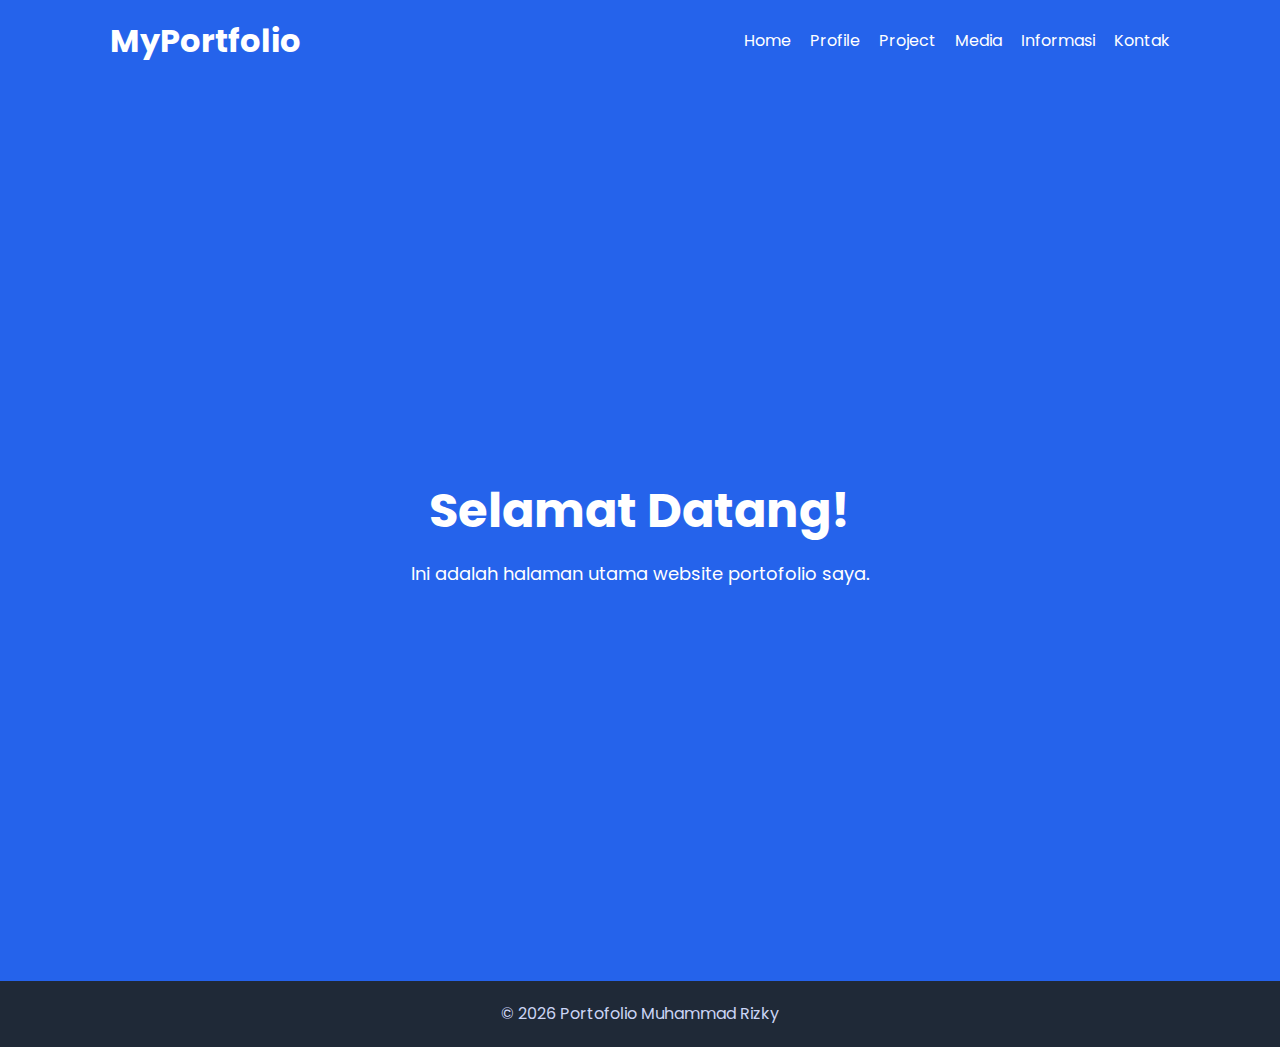
<file: index.html>
<!DOCTYPE html>
<html lang="id">

<head>
    <meta charset="UTF-8">
    <meta name="viewport" content="width=device-width, initial-scale=1.0">
    <title>Home | Portofolio Muhammad Rizky</title>

    <link href="https://fonts.googleapis.com/css2?family=Poppins:wght@300;400;500;600;700&display=swap"
        rel="stylesheet">
    <link rel="stylesheet" href="style.css">
</head>

<body>

    <nav class="navbar">
        <div class="container nav-flex">
            <h1 class="logo">MyPortfolio</h1>
            <div class="nav-links">
                <a href="index.html">Home</a>
                <a href="profile.html">Profile</a>
                <a href="project.html">Project</a>
                <a href="media.html">Media</a>
                <a href="informasi.html">Informasi</a>
                <a href="kontak.html">Kontak</a>
            </div>
        </div>
    </nav>


    <section id="home" class="hero-section">
        <div class="hero-content">
            <h2>Selamat Datang!</h2>
            <p>Ini adalah halaman utama website portofolio saya.</p>
        </div>
    </section>

    <footer class="footer">
        <p>© 2026 Portofolio Muhammad Rizky</p>
    </footer>

    <script src="script.js"></script>
</body>

</html>
</file>
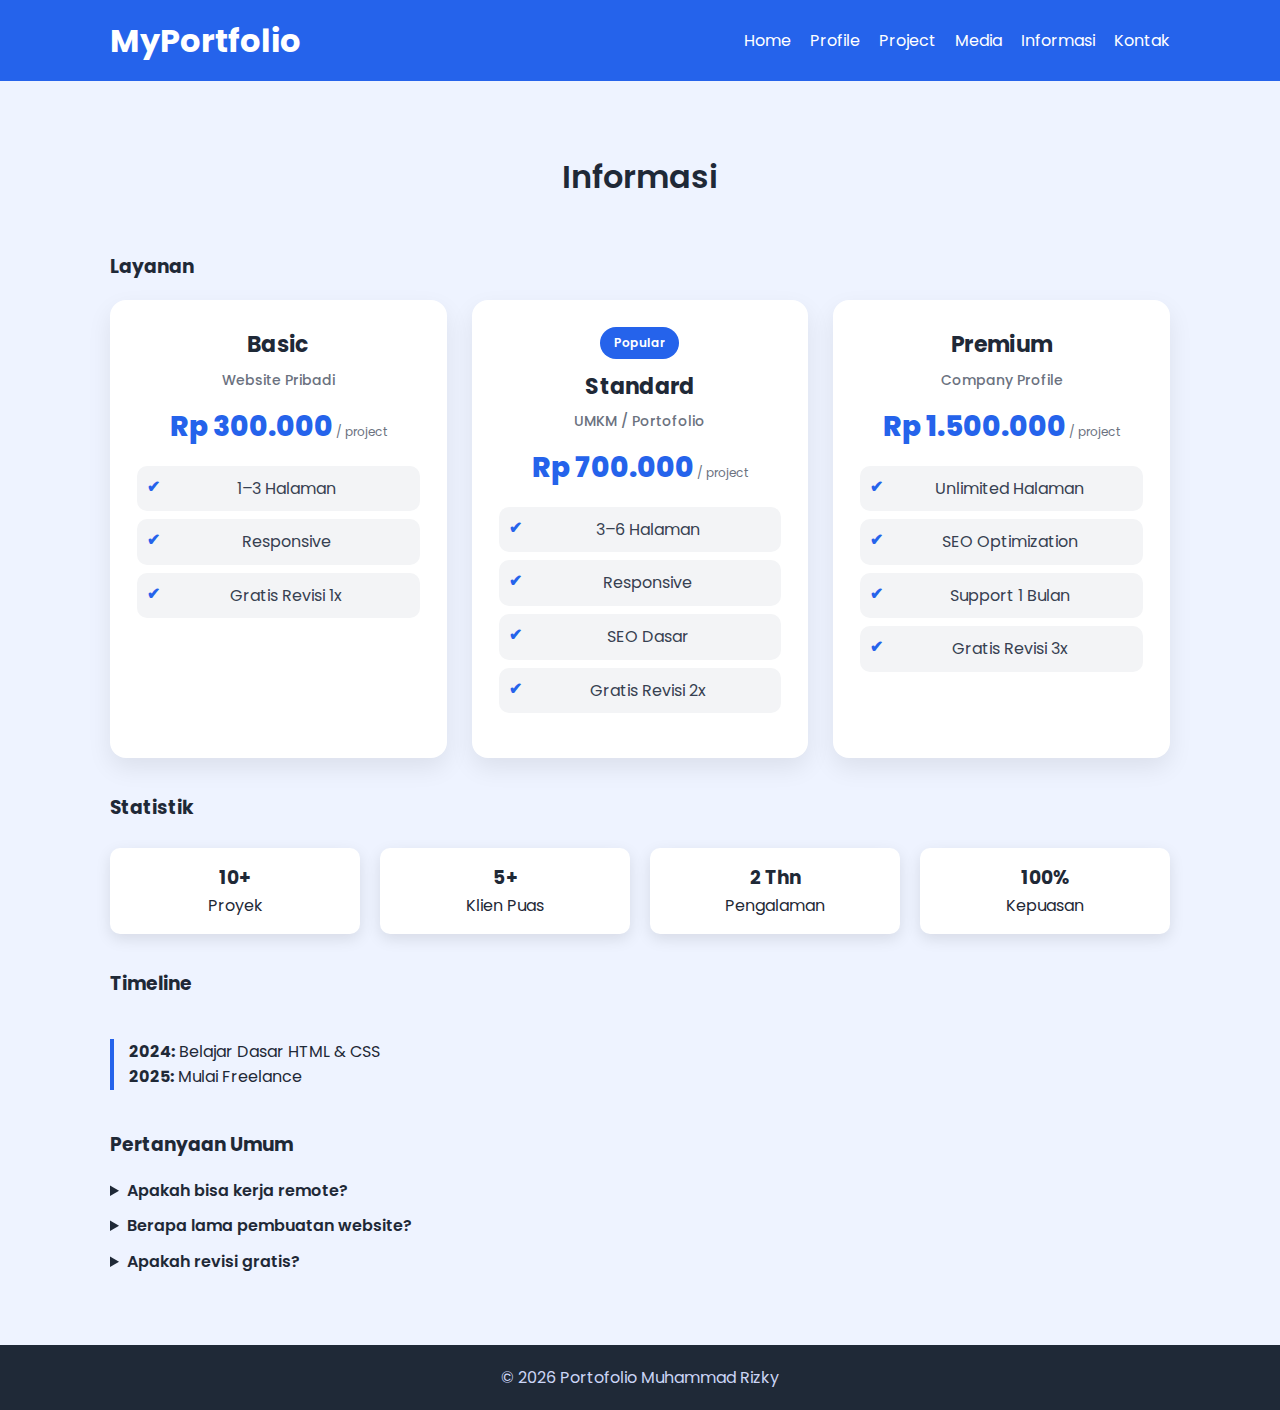
<file: informasi.html>
<!DOCTYPE html>
<html lang="id">

<head>
    <meta charset="UTF-8">
    <meta name="viewport" content="width=device-width, initial-scale=1.0">
    <title>Informasi | Portofolio Muhammad Rizky</title>

    <link href="https://fonts.googleapis.com/css2?family=Poppins:wght@300;400;500;600;700&display=swap"
        rel="stylesheet">

    <!-- FONT AWESOME WAJIB -->
    <link rel="stylesheet" href="https://cdnjs.cloudflare.com/ajax/libs/font-awesome/6.5.1/css/all.min.css">

    <link rel="stylesheet" href="style.css">
</head>

<body>

    <!-- NAVBAR -->
    <nav class="navbar">
        <div class="container nav-flex">
            <h1 class="logo">MyPortfolio</h1>

            <div class="nav-links">
                <a href="index.html">Home</a>
                <a href="profile.html">Profile</a>
                <a href="project.html">Project</a>
                <a href="media.html">Media</a>
                <a href="informasi.html">Informasi</a>
                <a href="kontak.html">Kontak</a>
            </div>
        </div>
    </nav>


    <!-- INFORMASI -->
    <section class="py-20 bg-soft">
        <div class="container">

            <h2 class="section-title">Informasi</h2>


            <!-- ================= LAYANAN ================= -->
            <h3 class="sub-title">Layanan</h3>

            <div class="pricing-grid">

                <div class="pricing-card">
                    <h4>Basic</h4>
                    <p class="desc">Website Pribadi</p>
                    <h2 class="price">Rp 300.000</h2>
                    <ul>
                        <li>1–3 Halaman</li>
                        <li>Responsive</li>
                        <li>Gratis Revisi 1x</li>
                    </ul>
                </div>

                <div class="pricing-card featured">
                    <div class="badge">Popular</div>
                    <h4>Standard</h4>
                    <p class="desc">UMKM / Portofolio</p>
                    <h2 class="price">Rp 700.000</h2>
                    <ul>
                        <li>3–6 Halaman</li>
                        <li>Responsive</li>
                        <li>SEO Dasar</li>
                        <li>Gratis Revisi 2x</li>
                    </ul>
                </div>

                <div class="pricing-card">
                    <h4>Premium</h4>
                    <p class="desc">Company Profile</p>
                    <h2 class="price">Rp 1.500.000</h2>
                    <ul>
                        <li>Unlimited Halaman</li>
                        <li>SEO Optimization</li>
                        <li>Support 1 Bulan</li>
                        <li>Gratis Revisi 3x</li>
                    </ul>
                </div>

            </div>



            <!-- ================= STATISTIK ================= -->
            <h3 class="sub-title">Statistik</h3>

            <div class="grid-4 mt">
                <div class="info-box">
                    <h3>10+</h3>
                    <p>Proyek</p>
                </div>
                <div class="info-box">
                    <h3>5+</h3>
                    <p>Klien Puas</p>
                </div>
                <div class="info-box">
                    <h3>2 Thn</h3>
                    <p>Pengalaman</p>
                </div>
                <div class="info-box">
                    <h3>100%</h3>
                    <p>Kepuasan</p>
                </div>
            </div>



            <!-- ================= TIMELINE ================= -->
            <h3 class="sub-title">Timeline</h3>

            <div class="timeline">
                <p><b>2024:</b> Belajar Dasar HTML & CSS</p>
                <p><b>2025:</b> Mulai Freelance</p>
            </div>



            <!-- ================= FAQ ================= -->
            <h3 class="sub-title faq-title">Pertanyaan Umum</h3>

            <details class="faq-item">
                <summary>Apakah bisa kerja remote?</summary>
                <p>Ya, saya menerima kerja sebagai freelance & remote.</p>
            </details>

            <details class="faq-item">
                <summary>Berapa lama pembuatan website?</summary>
                <p>Biasanya 3–7 hari tergantung tingkat kesulitan.</p>
            </details>

            <details class="faq-item">
                <summary>Apakah revisi gratis?</summary>
                <p>Ya, sesuai paket layanan.</p>
            </details>

        </div>
    </section>


    <!-- FOOTER -->
    <footer class="footer">
        <p>© 2026 Portofolio Muhammad Rizky</p>
    </footer>
    <script src="script.js"></script>
</body>

</html>
</file>
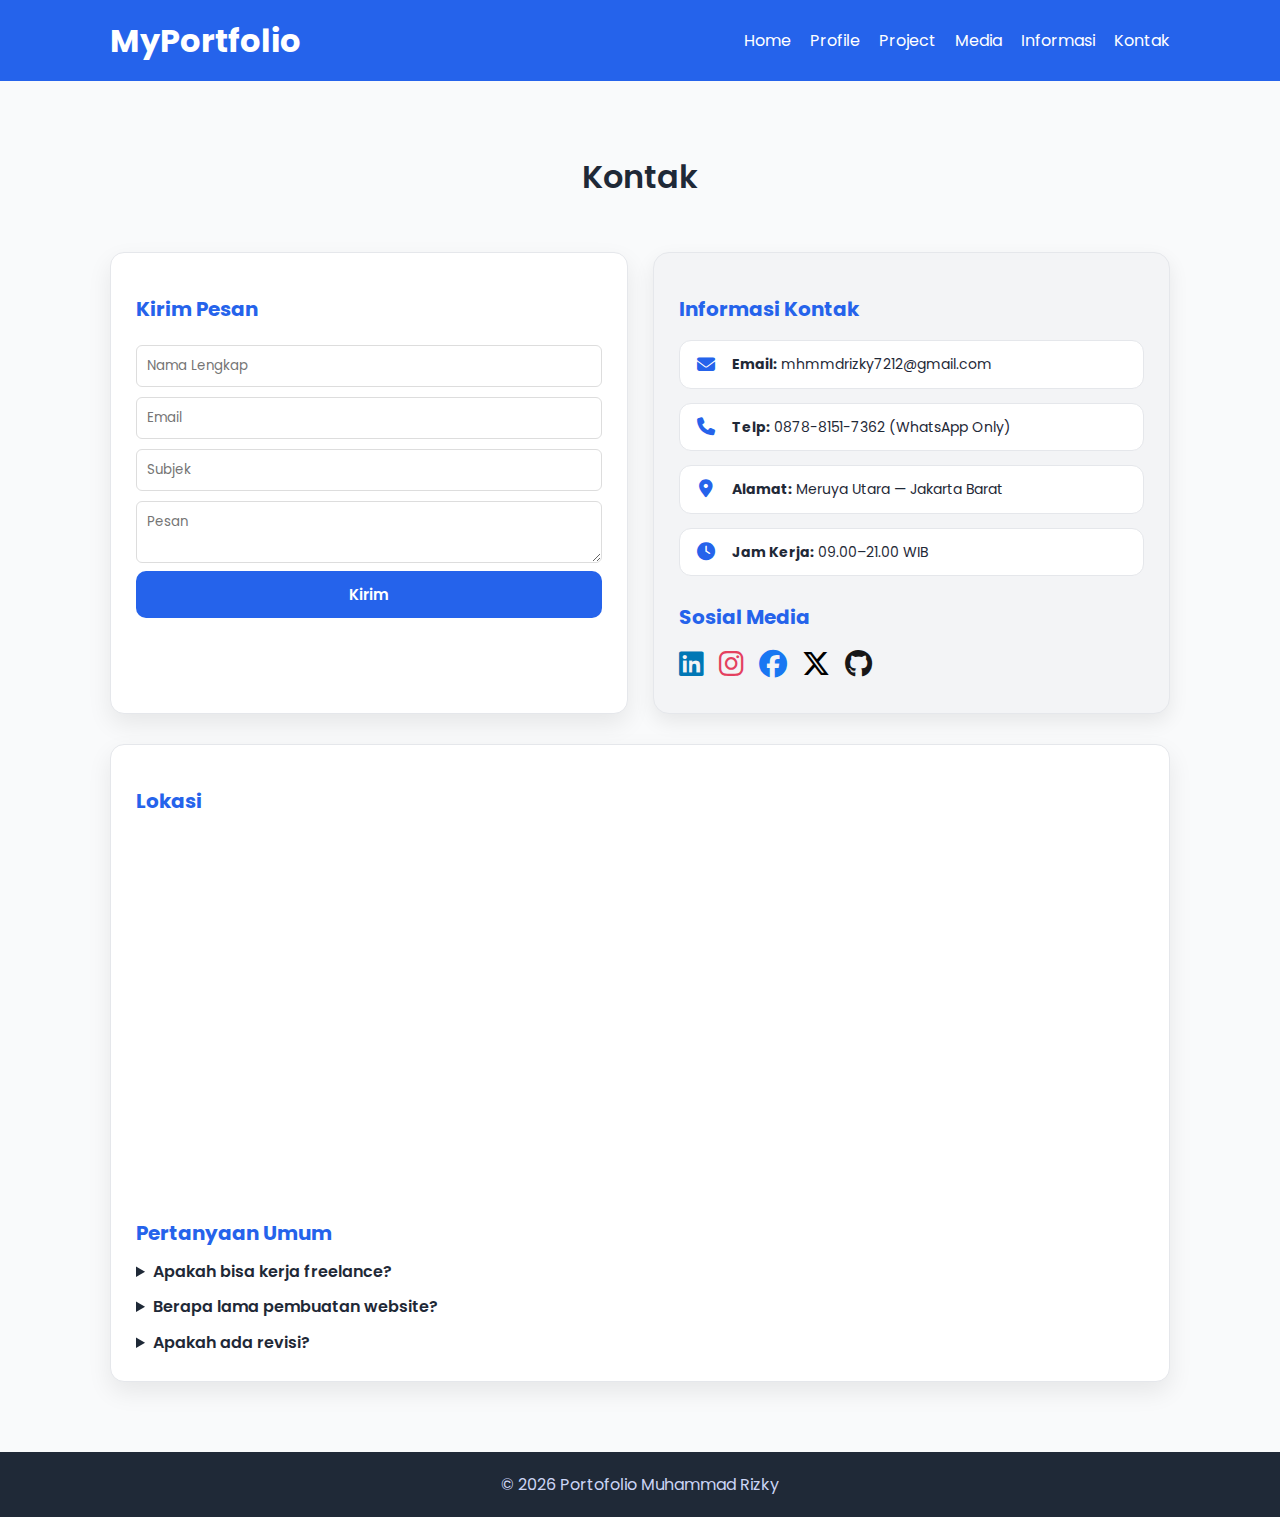
<file: kontak.html>
<!DOCTYPE html>
<html lang="id">

<head>
    <meta charset="UTF-8">
    <meta name="viewport" content="width=device-width, initial-scale=1.0">
    <title>Kontak | Portofolio Muhammad Rizky</title>

    <!-- FONT -->
    <link href="https://fonts.googleapis.com/css2?family=Poppins:wght@300;400;500;600;700&display=swap"
        rel="stylesheet">

    <!-- ICON -->
    <link rel="stylesheet" href="https://cdnjs.cloudflare.com/ajax/libs/font-awesome/6.5.1/css/all.min.css">

    <!-- CSS -->
    <link rel="stylesheet" href="style.css">
</head>

<body>

    <!-- NAVBAR -->
    <nav class="navbar">
        <div class="container nav-flex">
            <h1 class="logo">MyPortfolio</h1>
            <div class="nav-links">
                <a href="index.html">Home</a>
                <a href="profile.html">Profile</a>
                <a href="project.html">Project</a>
                <a href="media.html">Media</a>
                <a href="informasi.html">Informasi</a>
                <a href="kontak.html">Kontak</a>
            </div>
        </div>
    </nav>


    <!-- KONTEN -->
    <section class="py-20">
        <div class="container">

            <h2 class="section-title">Kontak</h2>

            <!-- FORM + INFORMASI -->
            <div class="grid-2" style="gap:25px;">

                <!-- FORM -->
                <form class="card">
                    <h3>Kirim Pesan</h3>
                    <input type="text" placeholder="Nama Lengkap">
                    <input type="email" placeholder="Email">
                    <input type="text" placeholder="Subjek">
                    <textarea placeholder="Pesan"></textarea>
                    <button type="button" class="btn-box">Kirim</button>
                </form>

                <!-- INFORMASI -->
                <div class="card contact-card">
                    <h3>Informasi Kontak</h3>

                    <div class="contact-list">

                        <div class="contact-item">
                            <i class="fas fa-envelope"></i>
                            <span><b>Email:</b> mhmmdrizky7212@gmail.com</span>
                        </div>

                        <div class="contact-item">
                            <i class="fas fa-phone"></i>
                            <span><b>Telp:</b> 0878-8151-7362 (WhatsApp Only)</span>
                        </div>

                        <div class="contact-item">
                            <i class="fas fa-location-dot"></i>
                            <span><b>Alamat:</b> Meruya Utara — Jakarta Barat</span>
                        </div>

                        <div class="contact-item">
                            <i class="fas fa-clock"></i>
                            <span><b>Jam Kerja:</b> 09.00–21.00 WIB</span>
                        </div>

                    </div>

                    <h3 style="margin-top:25px;">Sosial Media</h3>

                    <div class="social-links" style="margin-top:10px;">
                        <a href="#" class="icon-linkedin"><i class="fab fa-linkedin"></i></a>
                        <a href="https://www.instagram.com/mdriiizky_/" class="icon-instagram"><i class="fab fa-instagram"></i></a>
                        <a href="#" class="icon-facebook"><i class="fab fa-facebook"></i></a>
                        <a href="#" class="icon-x"><i class="fab fa-x-twitter"></i></a>
                        <a href="https://github.com/rzkyyriz" class="icon-github"><i class="fab fa-github"></i></a>
                    </div>

                </div>

            </div>


            <!-- MAP + FAQ -->
            <div class="card" style="margin-top:30px; padding:25px;">

                <h3>Lokasi</h3>

                <div class="map-box">
                    <iframe
                        src="https://www.google.com/maps/embed?pb=!1m18!1m12!1m3!1d9913.037598885701!2d106.7270282!3d-6.1987234!2m3!1f0!2f0!3f0!3m2!1i1024!2i768!4f13.1!3m3!1m2!1s0x2e69f76a71c4a155%3A0x5b8d7280644a6940!2sMeruya%20Utara%2C%20Kec.%20Kembangan%2C%20Kota%20Jakarta%20Barat%2C%20DKI%20Jakarta!5e0!3m2!1sid!2sid!4v1704000000000!5m2!1sid!2sid"
                        width="100%" height="350" style="border:0;" allowfullscreen loading="lazy">
                    </iframe>
                </div>

                <h3 style="margin-top:20px;">Pertanyaan Umum</h3>

                <details class="faq-item">
                    <summary>Apakah bisa kerja freelance?</summary>
                    <p>Ya, saya menerima freelance & remote work.</p>
                </details>

                <details class="faq-item">
                    <summary>Berapa lama pembuatan website?</summary>
                    <p>3–7 hari tergantung tingkat kesulitan.</p>
                </details>

                <details class="faq-item">
                    <summary>Apakah ada revisi?</summary>
                    <p>Ya, revisi ringan tetap gratis.</p>
                </details>

            </div>

        </div>
    </section>


    <!-- FOOTER -->
    <footer class="footer">
        <p>© 2026 Portofolio Muhammad Rizky</p>
    </footer>

    <script src="script.js"></script>

</body>

</html>
</file>
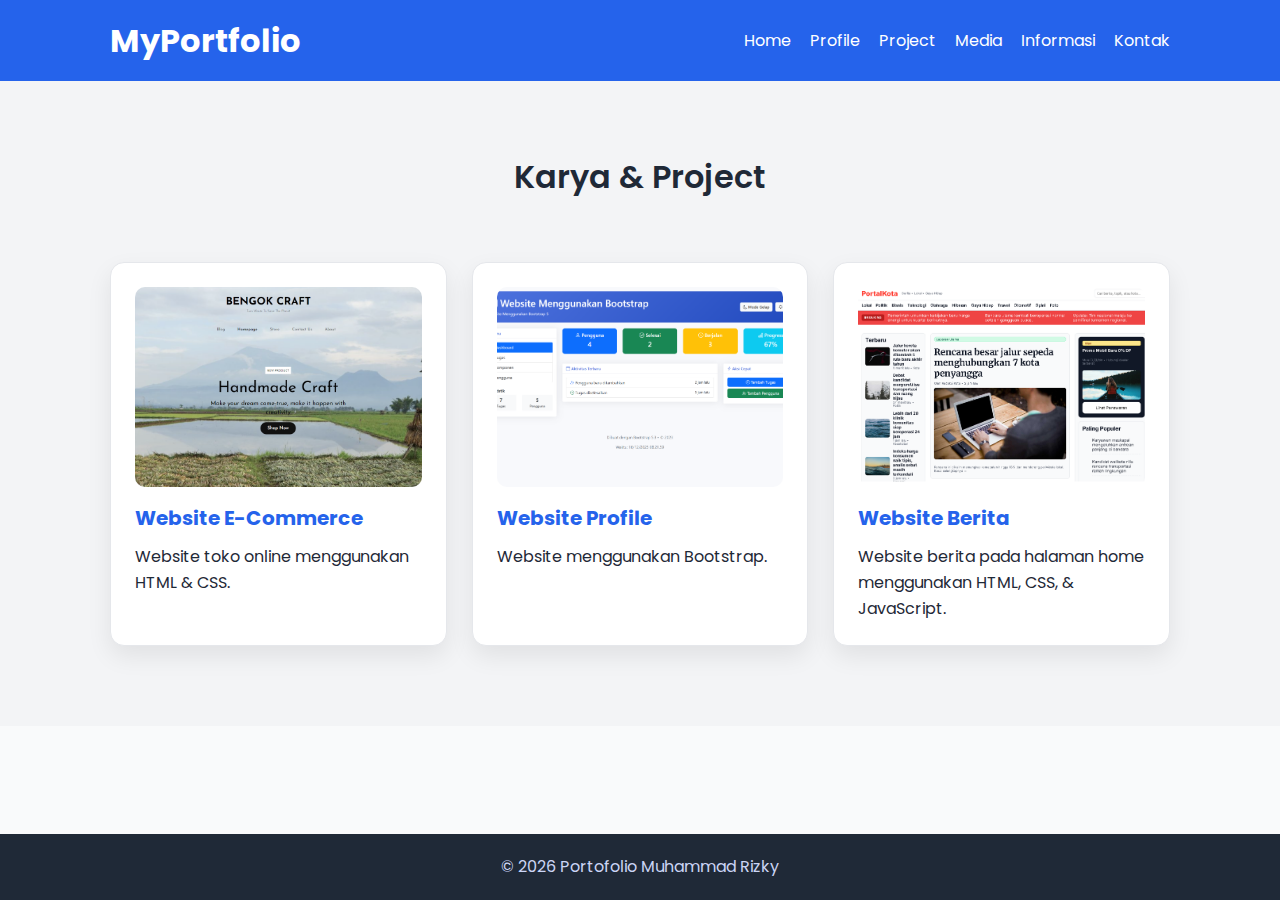
<file: project.html>
<!DOCTYPE html>
<html lang="id">

<head>
    <meta charset="UTF-8">
    <meta name="viewport" content="width=device-width, initial-scale=1.0">
    <title>Project</title>

    <link href="https://fonts.googleapis.com/css2?family=Poppins:wght@300;400;500;600;700&display=swap"
        rel="stylesheet">
    <link rel="stylesheet" href="style.css">
</head>

<body>

    <nav class="navbar">
        <div class="container nav-flex">
            <h1 class="logo">MyPortfolio</h1>
            <div class="nav-links">
                <a href="index.html">Home</a>
                <a href="profile.html">Profile</a>
                <a href="project.html">Project</a>
                <a href="media.html">Media</a>
                <a href="informasi.html">Informasi</a>
                <a href="kontak.html">Kontak</a>
            </div>
        </div>
    </nav>


    <section id="project" class="py-20 bg-light">
        <div class="container">
            <h2 class="section-title">Karya & Project</h2>

            <div class="grid-3">

                <div class="card">
                    <img src="landing-page-bengok-craft-sebagai-salah-satu-contoh-website-umkm.png">
                    <h3>Website E-Commerce</h3>
                    <p>Website toko online menggunakan HTML & CSS.</p>
                </div>

                <div class="card">
                    <img src="Screenshot 2025-12-16 082207.png">
                    <h3>Website Profile</h3>
                    <p>Website menggunakan Bootstrap.</p>
                </div>

                <div class="card">
                    <img src="Screenshot 2025-11-13 185801.png">
                    <h3>Website Berita</h3>
                    <p>Website berita pada halaman home menggunakan HTML, CSS, & JavaScript.</p>
                </div>

            </div>
        </div>
    </section>

    <footer class="footer">
        <p>© 2026 Portofolio Muhammad Rizky</p>
    </footer>
    <script src="script.js"></script>
</body>

</html>
</file>
<file: style.css>
* {
    margin: 0;
    padding: 0;
    box-sizing: border-box;
    font-family: 'Poppins', sans-serif;
}

body {
    background: #f9fafb;
    color: #1f2937;
    line-height: 1.6;
}

.container {
    width: 100%;
    max-width: 1100px;
    margin-right: auto;
    margin-left: auto;
    padding-left: 20px;
    padding-right: 20px;
}

.py-20 {
    padding: 70px 0;
}

.mt {
    margin-top: 25px;
}

.bg-light {
    background: #f3f4f6;
}

.bg-soft {
    background: #eef3ff;
}

.section-title {
    text-align: center;
    font-size: 28px;
    font-weight: 700;
    margin-bottom: 40px;
}

/* NAVBAR */
.navbar {
    background: #2563eb;
    color: #fff;
    padding: 15px 0;
    position: sticky;
    top: 0;
    z-index: 9999;
}

.nav-flex {
    display: flex;
    justify-content: space-between;
    align-items: center;
}

.nav-links a {
    color: white;
    margin-left: 15px;
    text-decoration: none;
}

.nav-links a:hover {
    text-decoration: underline;
}

/* HOME FULL SCREEN */
.hero-section {
    min-height: 100vh;
    background: #2563eb;
    display: flex;
    justify-content: center;
    align-items: center;
    text-align: center;
    color: white;
}

.hero-content h2 {
    font-size: 48px;
    margin-bottom: 10px;
}

.hero-content p {
    font-size: 18px;
}

@media(max-width:768px) {
    .hero-content h2 {
        font-size: 32px;
    }

    .hero-content p {
        font-size: 16px;
    }
}

/* GRID */
.grid-2 {
    display: grid;
    grid-template-columns: repeat(auto-fit, minmax(300px, 1fr));
    gap: 25px;
}

.grid-3 {
    display: grid;
    grid-template-columns: repeat(auto-fit, minmax(280px, 1fr));
    gap: 25px;
    padding: 10px 0;
    align-items: stretch;
}

.grid-4 {
    display: grid;
    grid-template-columns: repeat(auto-fit, minmax(150px, 1fr));
    gap: 20px;
}

/* CARD */
.card {
    background: white;
    padding: 25px;
    border-radius: 14px;
    box-shadow: 0 10px 25px rgba(0, 0, 0, .08);
    border: 1px solid #e5e7eb;
}

.card h3 {
    color: #2563eb;
    margin-top: 15px;   /* jarak dari gambar */
    margin-bottom: 10px; /* jarak ke teks di bawahnya */
    font-size: 1.25rem;
}

/* CARD PROJECT — DIPERKECIL */
#project .card {
    display: flex;
    flex-direction: column;
    height: 100%;
    max-width: 360px;
    padding: 24px;
}

#project .card img {
    width: 100%;
    height: 200px;
    object-fit: cover;
    border-radius: 10px;
}

#project .grid-3 {
    justify-items: center;
}

.gallery {
    display: grid;
    grid-template-columns: 1fr 1fr;
    gap: 10px;
}

.gallery img{
    width: 100%;
    height: auto;
    max-height: 220px;   /* boleh diubah */
    object-fit: contain; /* supaya tidak terpotong */
    background: #f3f4f6; /* biar ada background abu2 rapi */
    border-radius: 10px;
    padding: 6px;        /* kasih sedikit ruang */
}

video.media-box{
    height:auto;
    object-fit:contain;
}

audio.media-box{
    height:45px;
}

.profile-grid {
    display: grid;
    grid-template-columns: 1fr 1fr; /* paksa 2 kolom */
    gap: 25px;
}

/* TIMELINE PENDIDIKAN */
.edu-timeline {
    position: relative;
    padding-left: 38px;
    margin-top: 8px;
}

/* GARIS */
.edu-timeline::before {
    content: "";
    position: absolute;
    left: 16px;
    top: 0;
    bottom: 0;
    width: 3px;
    background: #2563eb;
}

/* ITEM */
.edu-item {
    position: relative;
    margin-bottom: 22px;
}

/* TITIK */
.edu-item::before {
    content: "";
    left: 12px;
    top: 6px;
    width: 10px;
    height: 10px;
    background: #2563eb;
    border-radius: 50%;
}

/* TAHUN */
.year {
    font-weight: 700;
    color: #2563eb;
    display: block;
}


.media-box {
    width:100%;
    max-width:600px;
    margin:auto;
    display:block;
}

.gallery {
    display: grid;
    grid-template-columns: 1fr 1fr;
    gap: 10px;
}

.btn-red {
    display: inline-block;
    background: #dc2626;
    color: white;
    padding: 8px 12px;
    border-radius: 6px;
    text-decoration: none;
}

/* INFO */
.info-box {
    background: white;
    padding: 15px;
    border-radius: 10px;
    text-align: center;
    box-shadow: 0 5px 15px rgba(0, 0, 0, .1);
}


.sub-title{
    margin-top: 35px;
    margin-bottom: 18px;
}

.timeline{
    margin-top: 15px;   /* jarak dari tulisan "Timeline" ke isinya */
}


/* TIMELINE INFORMASI */
.timeline {
    border-left: 4px solid #2563eb;
    padding-left: 15px;
    margin: 40px 0;
}

/* FAQ */
.faq-title {
    margin-top: 40px;
}

.faq-item {
    margin-top: 10px;
}

.faq-item summary {
    font-weight: 600;
    cursor: pointer;
}

/* FORM */
form input,
form textarea {
    width: 100%;
    padding: 10px;
    margin-top: 10px;
    border: 1px solid #ddd;
    border-radius: 6px;
}

/* MAP */
.map-box {
    width: 100%;
    height: 370px;
    border-radius: 10px;
    overflow: hidden;
    margin: 10px 0 20px 0;
}

.map-box iframe {
    width: 100%;
    height: 100%;
}

/* FOOTER */
.footer {
    background: #1f2937;
    color: #cbd5f5;
    text-align: center;
    padding: 20px;
}

/* SOCIAL */
.social-links {
    display: flex;
    gap: 15px;
    font-size: 28px;
}

.icon-linkedin {
    color: #0077b5;
}

.icon-instagram {
    color: #e4405f;
}

.icon-facebook {
    color: #1877f2;
}

.icon-x {
    color: #000;
}

.icon-github {
    color: #181717;
}

/* ANIMASI FADE */
section {
    position: relative;
    z-index: 1;
}

section.show {
    opacity: 1;
    transform: translateY(0);
}

header,
main{
 position: relative;
 z-index:1;
}

.layanan .card h4,
.layanan .card b {
    transition: .3s;
}

.layanan .card:hover h4,
.layanan .card:hover b {
    color: #2563eb;
}

/* BUTTON BIRU UTAMA */
.btn-primary {
    background: #2563eb;
    color: white;
    padding: 10px 18px;
    border: none;
    border-radius: 8px;
    font-weight: 600;
    cursor: pointer;
    transition: .3s;
    display: inline-block;
}

.contact-card{
    background: #f3f4f6; /* warna lembut */
    padding: 25px;
    border-radius: 16px;
    box-shadow: 0 8px 20px rgba(0,0,0,0.08);
    border: 1px solid #e5e7eb;
}

.contact-list{
    margin-top: 15px;
    display: grid;
    gap: 14px;
}

.contact-item{
    display: flex;
    align-items: center;
    gap: 14px;
    padding: 12px 14px;
    border-radius: 12px;
    background: #ffffff;
    border: 1px solid #e5e7eb;
    transition: all 0.25s ease;
}

.contact-item i{
    font-size: 18px;
    color: #2563eb;
    width: 24px; /* biar rata */
    text-align: center;
}

.contact-item span{
    font-size: 14px;
}

.contact-item:hover{
    background: #eef2ff;
    border-color: #c7d2fe;
}

/* Hover */
.btn-primary:hover {
    background: #1e40af;
    transform: translateY(-2px);
}

/* Saat ditekan */
.btn-primary:active {
    transform: translateY(0);
}

/* TOMBOL KOTAK BIRU */
.btn-box {
    width: 100%;
    background: #2563eb;
    color: white;
    border: none;
    padding: 12px 0;
    border-radius: 10px;
    font-weight: 600;
    font-size: 15px;
    cursor: pointer;
    transition: .3s;
    text-align: center;
}

/* Hover */
.btn-box:hover {
    background: #1e40af;
    box-shadow: 0 10px 25px rgba(0, 0, 0, .15);
}

#profile .card h3 {
    color: #2563eb;
    margin-bottom: 12px;
}

/* Info-box mini di dalam card */
.info-box-inner {
    background: #eef2ff;
    padding: 10px 12px;
    border-radius: 8px;
    margin-bottom: 10px;
    border: 1px solid #c7d2fe;
    font-size: 14px;
}

/* Tambahan untuk timeline pendidikan tetap rapi */
.edu-item.info-box-inner {
    display: block; /* hilangkan flex */
    padding: 10px 12px;
    background: #eef2ff;
    border-radius: 8px;
    border: 1px solid #c7d2fe;
    margin-bottom: 10px;
}

.edu-item.info-box-inner p {
    margin: 0;
    font-size: 14px;
}

.edu-item.info-box-inner .year {
    font-weight: 700;
    color: #2563eb;
    display: block;  /* tampil di atas */
    margin-bottom: 4px; /* beri jarak dari nama sekolah */
}

@media(max-width:768px){
    .profile-grid{
        grid-template-columns: 1fr;
    }
}

.section-title {
    text-align: center;       /* biar center */
    margin-bottom: 50px;      /* jarak dari card di bawah */
    font-size: 2rem;          /* bisa diperbesar kalau mau */
    font-weight: 600;
}

.profile-photo{
    width: 180px;
    height: 180px;
    object-fit: cover;
    border-radius: 50%;
    display: block;
    margin: 10px auto 5px;
    border: 4px solid #e5e7eb;
}

.profile-photo-card{
    text-align:center;
}


/* GRID */
.pricing-grid{
    display:grid;
    grid-template-columns:repeat(3,1fr);
    gap:25px;
}

/* CARD */
.pricing-card{
    background:white;
    border-radius:16px;
    box-shadow:0 10px 25px rgba(0,0,0,.08);
    padding:25px;
    text-align:center;
    border:1px solid #e5e7eb;
    transition:.3s;
}

.pricing-card:hover{
    transform:translateY(-5px);
}

/* TITLE */
.pricing-card h4{
    font-size:22px;
    font-weight:700;
    color:#1f2937;
    margin-bottom:6px;
    letter-spacing:.3px;
}

/* DESC */
.pricing-card .desc{
    color:#6b7280;
    font-size:14px;
    font-weight:500;
    margin-bottom:14px;
}

/* PRICE */
.pricing-card .price{
    font-size:28px;
    font-weight:800;
    color:#2563eb;
    margin:10px 0 16px;
}

.pricing-card .price::after{
    content:" / project";
    font-size:12px;
    color:#6b7280;
    font-weight:400;
}

/* LIST */
.pricing-card ul{
    list-style:none;
    padding:0;
    margin-bottom:18px;
}

.pricing-card ul li{
    margin:8px 0;
    padding:10px 12px 10px 28px;
    position:relative;
    color:#374151;
    background:#f3f4f6;
    border-radius:10px;
    transition:.25s ease;
}

/* ICON CHECKLIST */
.pricing-card ul li::before{
    content:"✔";
    position:absolute;
    left:10px;
    top:8px;
    color:#2563eb;
    font-weight:700;
}

/* LIST HOVER EFEK */
.pricing-card:hover ul li{
    background:#eef2ff;
}

/* BUTTON */
.btn-pricing{
    background:#2563eb;
    color:white;
    border:none;
    padding:10px 18px;
    border-radius:10px;
    cursor:pointer;
    transition:.25s ease;
    font-weight:600;
}

.btn-pricing:hover{
    opacity:.9;
    transform:translateY(-2px);
}

/* BADGE */
.badge{
    background:#2563eb;
    color:white;
    padding:6px 14px;
    border-radius:30px;
    font-size:12px;
    display:inline-block;
    margin-bottom:10px;
    font-weight:600;
}

/* DEFAULT (tidak aktif) */
.pricing-card{
    border:2px solid transparent;
    transition:.25s ease;
}

/* SAAT DIHOVER */
.pricing-card:hover{
    border:2px solid #2563eb;
    transform:translateY(-5px);
}

/* SAAT DIKLIK / FOKUS */
.pricing-card:focus-within,
.pricing-card:active{
    border:2px solid #2563eb;
}

html, body{
    height:100%;
}

body{
    display:flex;
    flex-direction:column;
}

footer{
    margin-top:auto;
}

video.media-box{
    width:100%;
    max-width:560px;   /* atur sesuai selera, misal 600-700px */
    border-radius:10px;
    display:block;
    margin:10px auto;  /* supaya center */
}

/* VIDEO MEDIA — DIPERKECIL */
#media video.media-box{
    width:56%;
    max-width:580px;
    border-radius:12px;
    display:block;
    margin:12px auto;
}

/* AUDIO — BIAR RAPI */
#media audio.media-box{
    width:100%;
    max-width:580px;
    display:block;
    margin:8px auto 15px;
}
</file>
